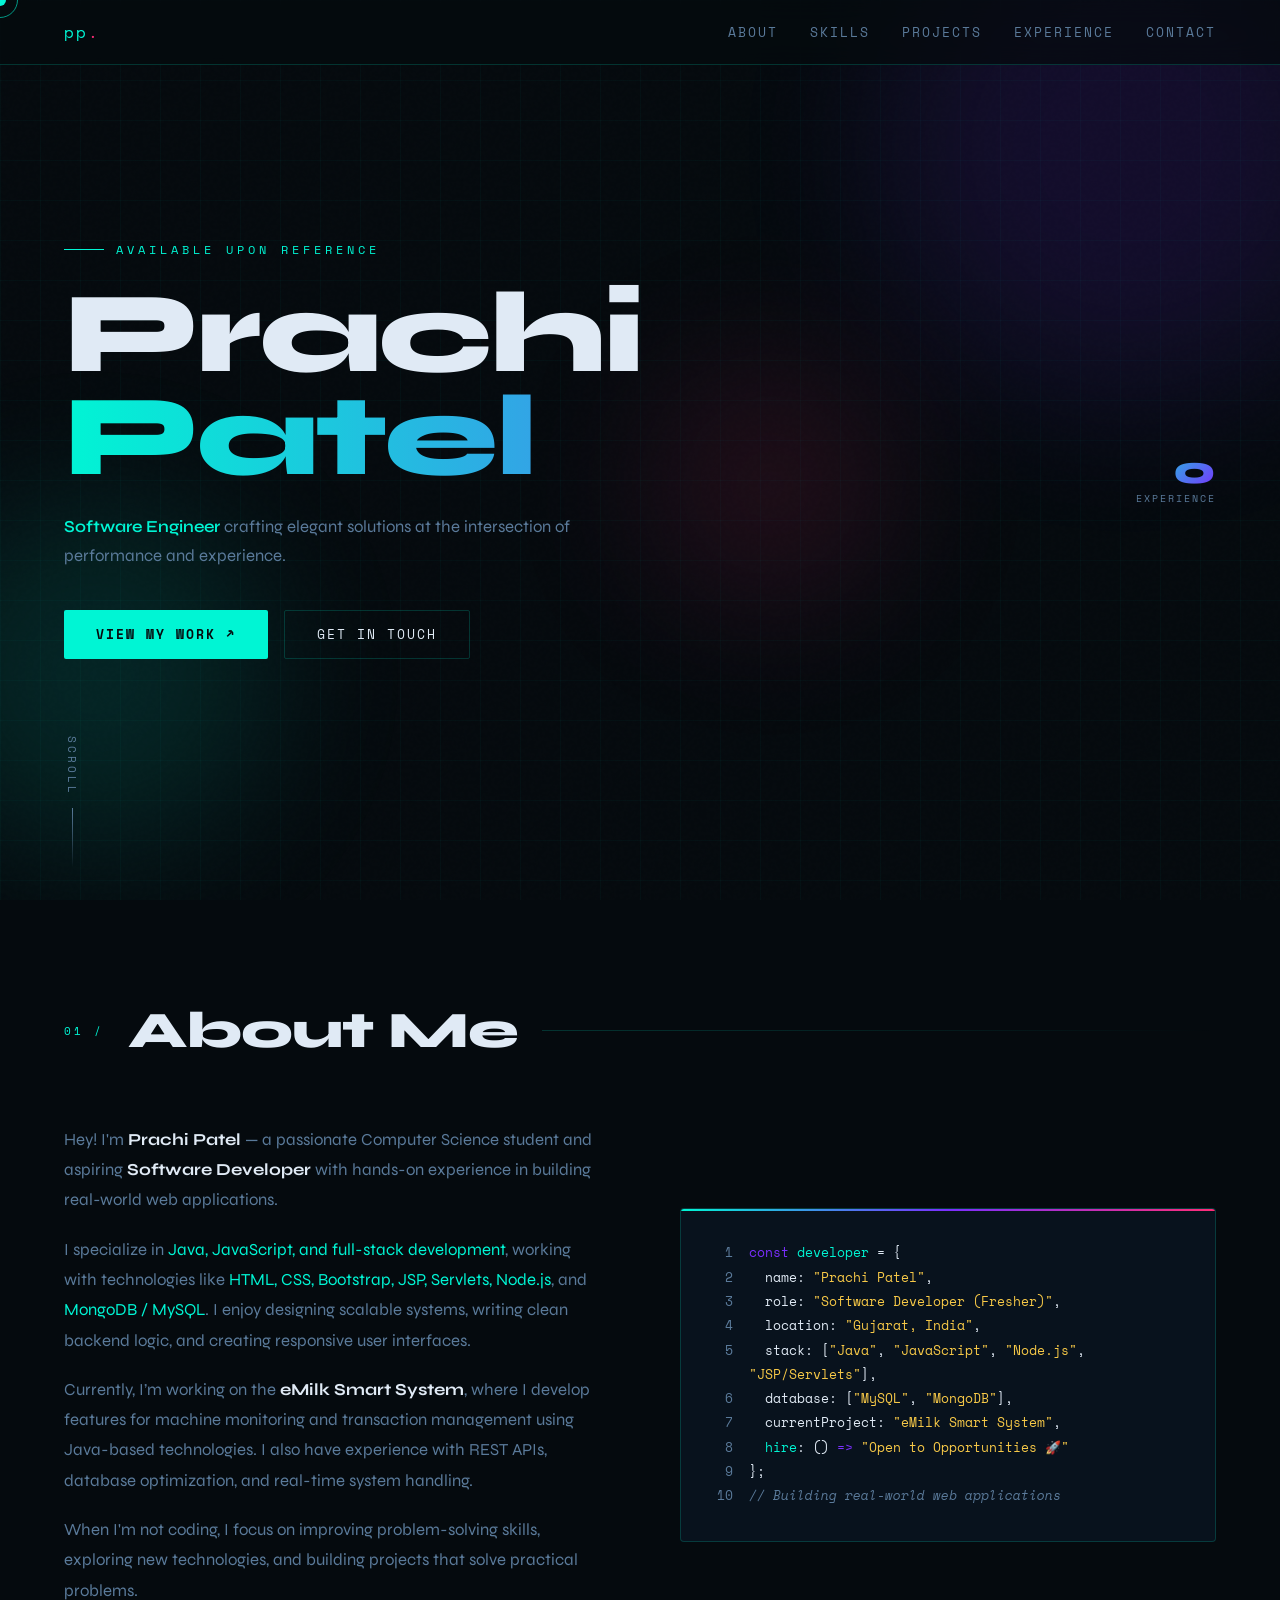
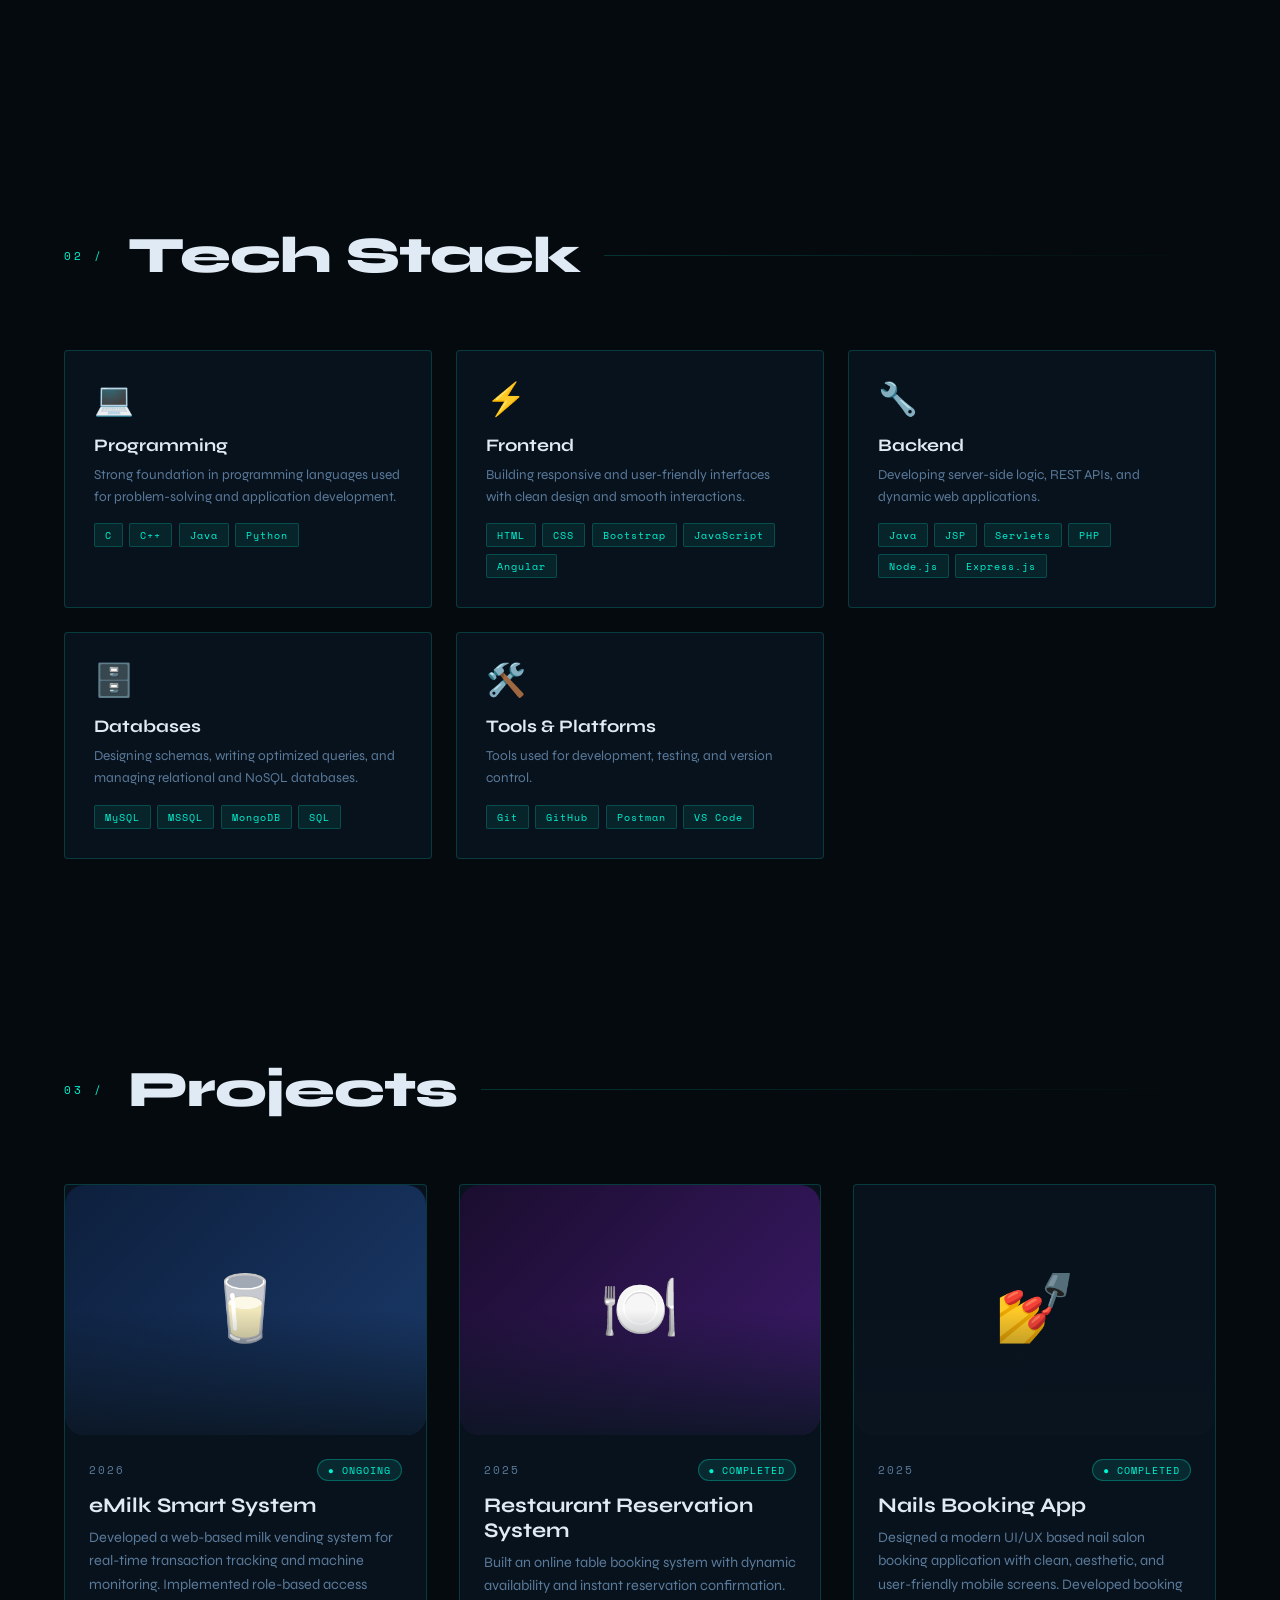
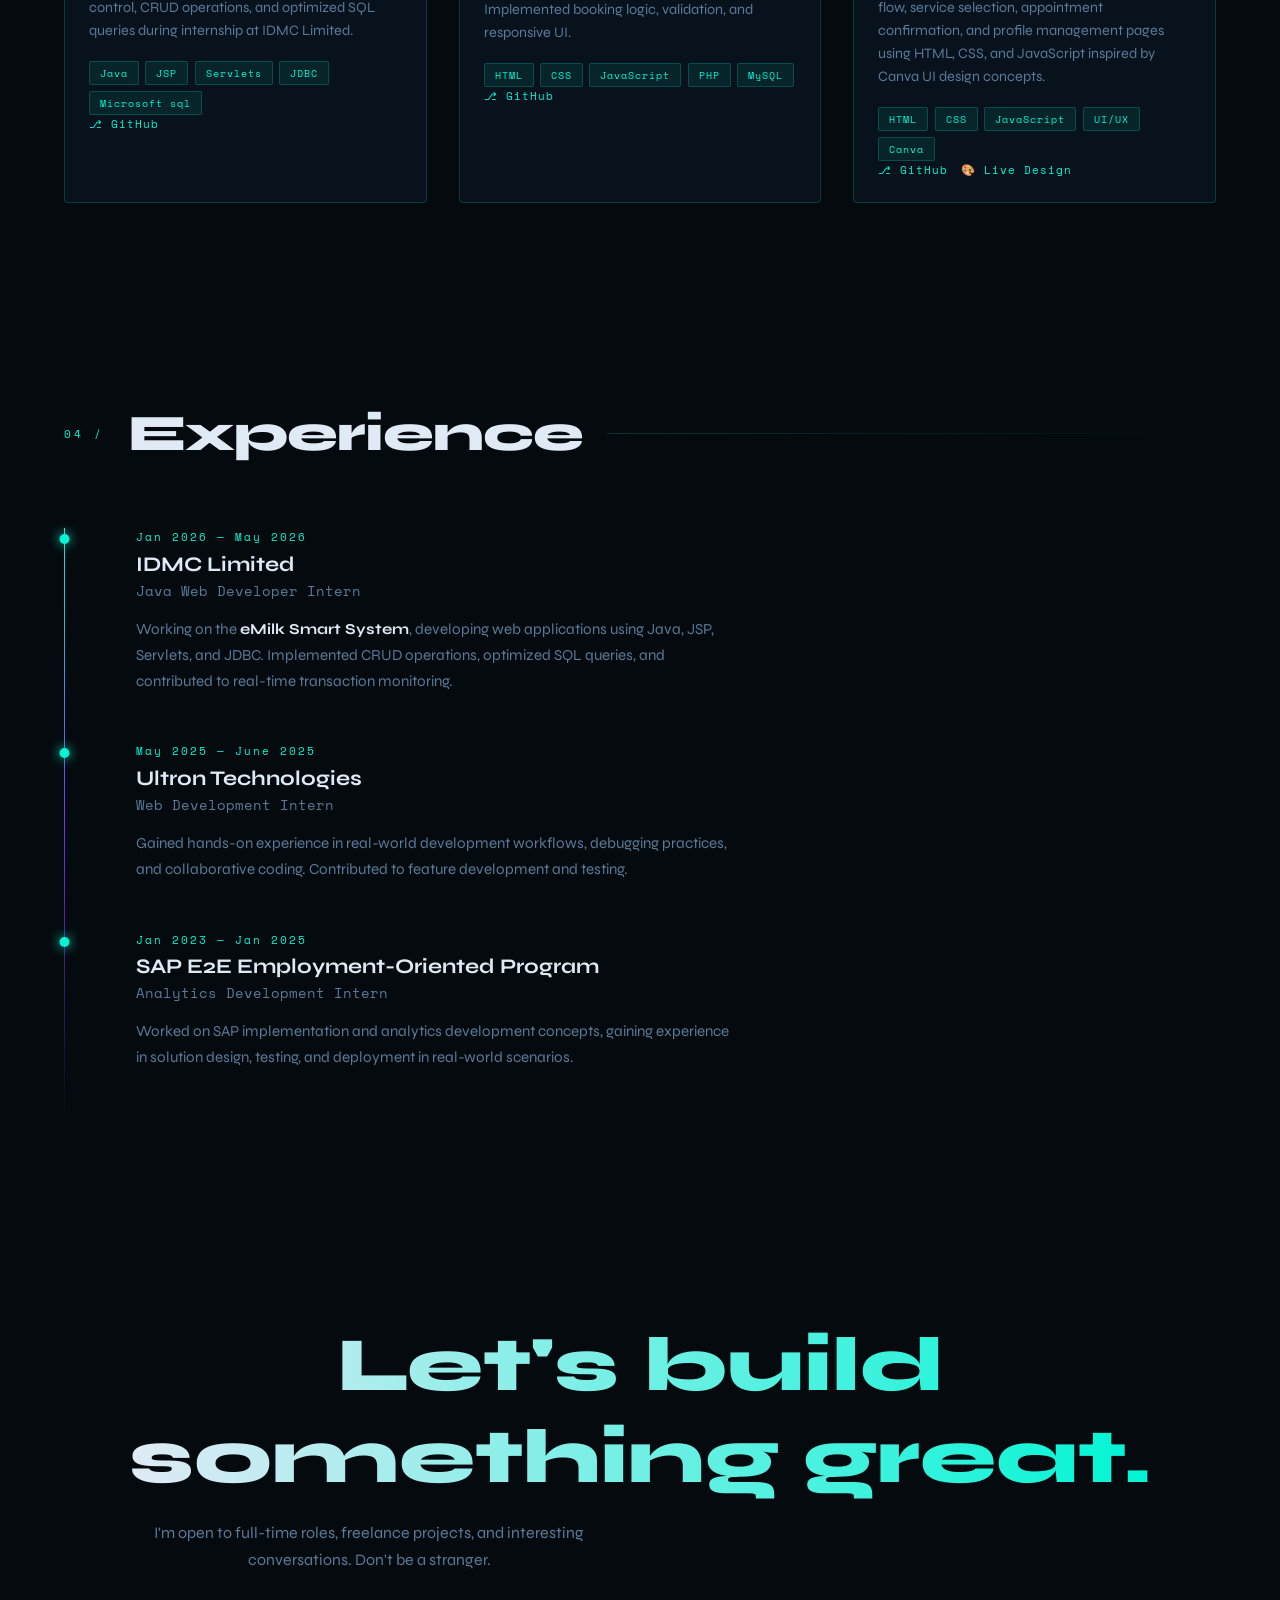
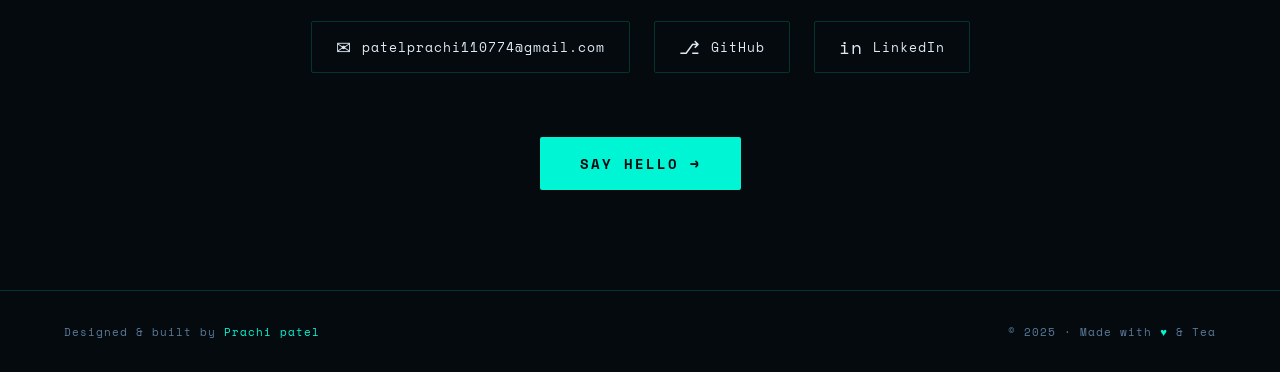
<file: index.html>
<!DOCTYPE html>
<html lang="en">
<head>
<meta charset="UTF-8">
<meta name="viewport" content="width=device-width, initial-scale=1.0">
<title>Prachi Patel — Software Engineer</title>
<link href="https://fonts.googleapis.com/css2?family=Space+Mono:ital,wght@0,400;0,700;1,400&family=Syne:wght@400;600;700;800&display=swap" rel="stylesheet">
<link href="portfolio.css" rel="stylesheet">
</head>
<body>

<div id="cursor"></div>
<div id="cursor-ring"></div>

<!-- NAV -->
<nav>
  <a class="nav-logo" href="#hero">pp<span>.</span></a>
  <ul class="nav-links">
    <li><a href="#about">About</a></li>
    <li><a href="#skills">Skills</a></li>
    <li><a href="#projects">Projects</a></li>
    <li><a href="#experience">Experience</a></li>
    <li><a href="#contact">Contact</a></li>
  </ul>
</nav>

<!-- HERO -->
<section id="hero">
  <div class="hero-bg-blob blob1"></div>
  <div class="hero-bg-blob blob2"></div>
  <div class="hero-bg-blob blob3"></div>

  <p class="hero-tag">Available upon Reference</p>
  <h1 class="hero-name">
    <span class="line1">Prachi</span>
    <span class="line2">Patel</span>
  </h1>
  <p class="hero-desc">
    <strong>Software Engineer</strong> crafting elegant solutions at the intersection of
    performance and experience.
  </p>
  <div class="hero-cta">
    <a class="btn btn-primary" href="#projects"><span>View my work ↗</span></a>
    <a class="btn btn-outline" href="#contact">Get in touch</a>
  </div>

  <div class="hero-stats">
    <div class="stat">
      <div class="stat-num">0</div>
<div class="stat-label">Experience</div>
    </div>
  </div>

  <div class="hero-scroll">Scroll</div>
</section>

<!-- ABOUT -->
<section id="about">
  <div class="section-header reveal">
    <span class="section-num">01 /</span>
    <h2 class="section-title">About Me</h2>
    <div class="section-line"></div>
  </div>
  <div class="about-grid">
    <div class="about-text reveal">
  <p>Hey! I'm <strong>Prachi Patel</strong> — a passionate Computer Science student 
  and aspiring <strong>Software Developer</strong> with hands-on experience in building 
  real-world web applications.</p>
  
  <p>I specialize in <em>Java, JavaScript, and full-stack development</em>, working 
  with technologies like <em>HTML, CSS, Bootstrap, JSP, Servlets, Node.js</em>, and 
  <em>MongoDB / MySQL</em>. I enjoy designing scalable systems, writing clean backend 
  logic, and creating responsive user interfaces.</p>
  
  <p>Currently, I’m working on the <strong>eMilk Smart System</strong>, where I develop 
  features for machine monitoring and transaction management using Java-based technologies. 
  I also have experience with REST APIs, database optimization, and real-time system handling.</p>
  
  <p>When I'm not coding, I focus on improving problem-solving skills, exploring new 
  technologies, and building projects that solve practical problems.</p>
</div>
    <div class="about-visual reveal">
  <div class="about-card">
    <div class="code-window" id="code-window">
      <div class="code-line"><span class="ln">1</span><span><span class="kw">const</span> <span class="fn">developer</span> <span class="pu">= {</span></span></div>
      <div class="code-line"><span class="ln">2</span><span>&nbsp;&nbsp;name<span class="pu">:</span> <span class="str">"Prachi Patel"</span><span class="pu">,</span></span></div>
      <div class="code-line"><span class="ln">3</span><span>&nbsp;&nbsp;role<span class="pu">:</span> <span class="str">"Software Developer (Fresher)"</span><span class="pu">,</span></span></div>
      <div class="code-line"><span class="ln">4</span><span>&nbsp;&nbsp;location<span class="pu">:</span> <span class="str">"Gujarat, India"</span><span class="pu">,</span></span></div>
      <div class="code-line"><span class="ln">5</span><span>&nbsp;&nbsp;stack<span class="pu">: [</span><span class="str">"Java"</span><span class="pu">,</span> <span class="str">"JavaScript"</span><span class="pu">,</span> <span class="str">"Node.js"</span><span class="pu">,</span> <span class="str">"JSP/Servlets"</span><span class="pu">],</span></span></div>
      <div class="code-line"><span class="ln">6</span><span>&nbsp;&nbsp;database<span class="pu">: [</span><span class="str">"MySQL"</span><span class="pu">,</span> <span class="str">"MongoDB"</span><span class="pu">],</span></span></div>
      <div class="code-line"><span class="ln">7</span><span>&nbsp;&nbsp;currentProject<span class="pu">:</span> <span class="str">"eMilk Smart System"</span><span class="pu">,</span></span></div>
      <div class="code-line"><span class="ln">8</span><span>&nbsp;&nbsp;<span class="fn">hire</span><span class="pu">:</span> () <span class="kw">=></span> <span class="str">"Open to Opportunities 🚀"</span></span></div>
      <div class="code-line"><span class="ln">9</span><span><span class="pu">};</span></span></div>
      <div class="code-line"><span class="ln">10</span><span><span class="cm">// Building real-world web applications</span></span></div>
    </div>
  </div>
</div>
  </div>
</section>

<!-- SKILLS -->
<section id="skills">
  <div class="section-header reveal">
    <span class="section-num">02 /</span>
    <h2 class="section-title">Tech Stack</h2>
    <div class="section-line"></div>
  </div>

  <div class="skills-grid">

    <!-- Programming -->
    <div class="skill-card reveal">
      <div class="skill-icon">💻</div>
      <div class="skill-name">Programming</div>
      <p style="font-size:0.85rem;color:var(--muted);line-height:1.6">
        Strong foundation in programming languages used for problem-solving and application development.
      </p>
      <div class="skill-tags">
        <span class="tag">C</span>
        <span class="tag">C++</span>
        <span class="tag">Java</span>
        <span class="tag">Python</span>
      </div>
    </div>

    <!-- Frontend -->
    <div class="skill-card reveal">
      <div class="skill-icon">⚡</div>
      <div class="skill-name">Frontend</div>
      <p style="font-size:0.85rem;color:var(--muted);line-height:1.6">
        Building responsive and user-friendly interfaces with clean design and smooth interactions.
      </p>
      <div class="skill-tags">
        <span class="tag">HTML</span>
        <span class="tag">CSS</span>
        <span class="tag">Bootstrap</span>
        <span class="tag">JavaScript</span>
        <span class="tag">Angular</span>
      </div>
    </div>

    <!-- Backend -->
    <div class="skill-card reveal">
      <div class="skill-icon">🔧</div>
      <div class="skill-name">Backend</div>
      <p style="font-size:0.85rem;color:var(--muted);line-height:1.6">
        Developing server-side logic, REST APIs, and dynamic web applications.
      </p>
      <div class="skill-tags">
        <span class="tag">Java</span>
        <span class="tag">JSP</span>
        <span class="tag">Servlets</span>
        <span class="tag">PHP</span>
        <span class="tag">Node.js</span>
        <span class="tag">Express.js</span>
      </div>
    </div>

    <!-- Databases -->
    <div class="skill-card reveal">
      <div class="skill-icon">🗄️</div>
      <div class="skill-name">Databases</div>
      <p style="font-size:0.85rem;color:var(--muted);line-height:1.6">
        Designing schemas, writing optimized queries, and managing relational and NoSQL databases.
      </p>
      <div class="skill-tags">
        <span class="tag">MySQL</span>
        <span class="tag">MSSQL</span>
        <span class="tag">MongoDB</span>
        <span class="tag">SQL</span>
      </div>
    </div>

    <!-- Tools -->
    <div class="skill-card reveal">
      <div class="skill-icon">🛠️</div>
      <div class="skill-name">Tools & Platforms</div>
      <p style="font-size:0.85rem;color:var(--muted);line-height:1.6">
        Tools used for development, testing, and version control.
      </p>
      <div class="skill-tags">
        <span class="tag">Git</span>
        <span class="tag">GitHub</span>
        <span class="tag">Postman</span>
        <span class="tag">VS Code</span>
      </div>
    </div>

  </div>
</section>

<section id="projects">
  <div class="section-header reveal">
    <span class="section-num">03 /</span>
    <h2 class="section-title">Projects</h2>
    <div class="section-line"></div>
  </div>

  <div class="projects-grid">

    <!-- eMilk Smart System -->
    <div class="project-card reveal">
      <div class="project-thumb thumb-1">🥛</div>
      <div class="project-body">
        <div class="project-meta">
          <span class="project-year">2026</span>
          <span class="project-status status-live">● Ongoing</span>
        </div>
        <h3 class="project-title">eMilk Smart System</h3>
        <p class="project-desc">
          Developed a web-based milk vending system for real-time transaction tracking 
          and machine monitoring. Implemented role-based access control, CRUD operations, 
          and optimized SQL queries during internship at IDMC Limited.
        </p>
        <div class="skill-tags">
          <span class="tag highlight">Java</span>
          <span class="tag">JSP</span>
          <span class="tag">Servlets</span>
          <span class="tag">JDBC</span>
          <span class="tag">Microsoft sql</span>
        </div>
        <div class="project-links">
          <a class="proj-link" href="#">⎇ GitHub</a>
        </div>
      </div>
    </div>

    <!-- Restaurant Reservation -->
    <div class="project-card reveal">
      <div class="project-thumb thumb-2">🍽️</div>
      <div class="project-body">
        <div class="project-meta">
          <span class="project-year">2025</span>
          <span class="project-status status-live">● Completed</span>
        </div>
        <h3 class="project-title">Restaurant Reservation System</h3>
        <p class="project-desc">
          Built an online table booking system with dynamic availability and instant 
          reservation confirmation. Implemented booking logic, validation, and responsive UI.
        </p>
        <div class="skill-tags">
          <span class="tag">HTML</span>
          <span class="tag">CSS</span>
          <span class="tag highlight">JavaScript</span>
          <span class="tag">PHP</span>
          <span class="tag">MySQL</span>
        </div>
        <div class="project-links">
          <a class="proj-link" href="https://github.com/prachi-patel1310/Tabel-Resveration-system">⎇ GitHub</a>
        </div>
      </div>
    </div>

    <!-- Nails Booking App -->
<div class="project-card reveal">
  <div class="project-thumb thumb-5">💅</div>

  <div class="project-body">
    
    <div class="project-meta">
      <span class="project-year">2025</span>
      <span class="project-status status-live">● Completed</span>
    </div>

    <h3 class="project-title">Nails Booking App</h3>

    <p class="project-desc">
      Designed a modern UI/UX based nail salon booking application with clean,
      aesthetic, and user-friendly mobile screens. Developed booking flow,
      service selection, appointment confirmation, and profile management pages
      using HTML, CSS, and JavaScript inspired by Canva UI design concepts.
    </p>

    <div class="skill-tags">
      <span class="tag">HTML</span>
      <span class="tag">CSS</span>
      <span class="tag highlight">JavaScript</span>
      <span class="tag">UI/UX</span>
      <span class="tag">Canva</span>
    </div>

    <div class="project-links">
      
      <a class="proj-link"
         href="https://github.com/prachi-patel1310/Nails-booking-app"
         target="_blank">
         ⎇ GitHub
      </a>

      <a class="proj-link"
         href="https://prachi-uiux.my.canva.site/"
         target="_blank">
         🎨 Live Design
      </a>

    </div>
  </div>
</div>

   
</section>

<section id="experience">
  <div class="section-header reveal">
    <span class="section-num">04 /</span>
    <h2 class="section-title">Experience</h2>
    <div class="section-line"></div>
  </div>

  <div class="timeline">

    <!-- IDMC -->
    <div class="timeline-item">
      <div class="timeline-dot"></div>
      <div class="tl-date">Jan 2026 — May 2026</div>
      <div class="tl-company">IDMC Limited</div>
      <div class="tl-role">Java Web Developer Intern</div>
      <p class="tl-desc">
        Working on the <strong>eMilk Smart System</strong>, developing web applications 
        using Java, JSP, Servlets, and JDBC. Implemented CRUD operations, optimized SQL queries, 
        and contributed to real-time transaction monitoring.
      </p>
    </div>

    <!-- Ultron -->
    <div class="timeline-item">
      <div class="timeline-dot"></div>
      <div class="tl-date">May 2025 — June 2025</div>
      <div class="tl-company">Ultron Technologies</div>
      <div class="tl-role">Web Development Intern</div>
      <p class="tl-desc">
        Gained hands-on experience in real-world development workflows, debugging practices, 
        and collaborative coding. Contributed to feature development and testing.
      </p>
    </div>

    <!-- SAP -->
    <div class="timeline-item">
      <div class="timeline-dot"></div>
      <div class="tl-date">Jan 2023 — Jan 2025</div>
      <div class="tl-company">SAP E2E Employment-Oriented Program</div>
      <div class="tl-role">Analytics Development Intern</div>
      <p class="tl-desc">
        Worked on SAP implementation and analytics development concepts, gaining experience 
        in solution design, testing, and deployment in real-world scenarios.
      </p>
    </div>

  </div>
</section>

<!-- CONTACT -->
<section id="contact">
  <div class="reveal">
    <h2 class="contact-title">Let's build<br>something great.</h2>
    <p class="contact-sub">I'm open to full-time roles, freelance projects, and interesting conversations. Don't be a stranger.</p>
    <div class="contact-links">
      <a class="contact-link" href="mailto:patelprachi110774@gmail.com">
        <span class="icon">✉</span> patelprachi110774@gmail.com
      </a>
      <a class="contact-link" href="https://github.com/prachi-patel1310">
        <span class="icon">⎇</span> GitHub
      </a>
      <a class="contact-link" href="https://www.linkedin.com/in/prachi-patel-72005b351/">
        <span class="icon">in</span> LinkedIn
      </a>
      
    </div>
    <a class="btn btn-primary" href="mailto:patelprachi110774@gmail.com" style="font-size:0.9rem;padding:16px 40px">
      <span>Say Hello →</span>
    </a>
  </div>
</section>

<!-- FOOTER -->
<footer>
  <div>Designed & built by <span>Prachi patel</span></div>
  <div>© 2025 · Made with <span>♥</span> & Tea</div>
</footer>

<script src="porfolio.js"></script>
</body>
</html>
</file>
<file: portfolio.css>
:root {
    --bg: #050a0e;
    --bg2: #0a1520;
    --neon: #00f5d4;
    --neon2: #7b2fff;
    --neon3: #ff2d78;
    --gold: #f7c948;
    --text: #e0eaf5;
    --muted: #5a7a9a;
    --card: rgba(10,21,32,0.85);
    --border: rgba(0,245,212,0.18);
    --glow: 0 0 24px rgba(0,245,212,0.25);
  }

  *, *::before, *::after { box-sizing: border-box; margin: 0; padding: 0; }

  html { scroll-behavior: smooth; }

  body {
    font-family: 'Syne', sans-serif;
    background: var(--bg);
    color: var(--text);
    overflow-x: hidden;
    cursor: none;
  }

  /* CUSTOM CURSOR */
  #cursor {
    position: fixed; top: 0; left: 0; z-index: 9999;
    width: 12px; height: 12px;
    background: var(--neon);
    border-radius: 50%;
    pointer-events: none;
    transform: translate(-50%,-50%);
    transition: transform 0.1s, width 0.2s, height 0.2s, background 0.2s;
    mix-blend-mode: screen;
  }
  #cursor-ring {
    position: fixed; top: 0; left: 0; z-index: 9998;
    width: 36px; height: 36px;
    border: 1.5px solid var(--neon);
    border-radius: 50%;
    pointer-events: none;
    transform: translate(-50%,-50%);
    transition: transform 0.18s ease, width 0.25s, height 0.25s, border-color 0.2s;
    opacity: 0.6;
  }
  body:has(a:hover) #cursor, body:has(button:hover) #cursor { width: 20px; height: 20px; background: var(--neon3); }
  body:has(a:hover) #cursor-ring, body:has(button:hover) #cursor-ring { width: 52px; height: 52px; border-color: var(--neon3); }

  /* BACKGROUND GRID */
  body::before {
    content: '';
    position: fixed; inset: 0; z-index: 0;
    background-image:
      linear-gradient(rgba(0,245,212,0.03) 1px, transparent 1px),
      linear-gradient(90deg, rgba(0,245,212,0.03) 1px, transparent 1px);
    background-size: 40px 40px;
    pointer-events: none;
  }

  /* NOISE OVERLAY */
  body::after {
    content: '';
    position: fixed; inset: 0; z-index: 0;
    background-image: url("data:image/svg+xml,%3Csvg viewBox='0 0 256 256' xmlns='http://www.w3.org/2000/svg'%3E%3Cfilter id='n'%3E%3CfeTurbulence type='fractalNoise' baseFrequency='0.9' numOctaves='4' stitchTiles='stitch'/%3E%3C/filter%3E%3Crect width='100%25' height='100%25' filter='url(%23n)' opacity='0.03'/%3E%3C/svg%3E");
    opacity: 0.4;
    pointer-events: none;
  }

  /* NAV */
  nav {
    position: fixed; top: 0; left: 0; right: 0; z-index: 100;
    display: flex; justify-content: space-between; align-items: center;
    padding: 20px 5%;
    backdrop-filter: blur(12px);
    background: rgba(5,10,14,0.7);
    border-bottom: 1px solid var(--border);
    animation: fadeDown 0.8s ease both;
  }
  .nav-logo {
    font-family: 'Space Mono', monospace;
    font-size: 1rem;
    color: var(--neon);
    letter-spacing: 2px;
    text-decoration: none;
  }
  .nav-logo span { color: var(--neon3); }
  .nav-links { display: flex; gap: 2rem; list-style: none; }
  .nav-links a {
    font-size: 0.8rem;
    letter-spacing: 2px;
    text-transform: uppercase;
    color: var(--muted);
    text-decoration: none;
    font-family: 'Space Mono', monospace;
    position: relative;
    transition: color 0.3s;
  }
  .nav-links a::after {
    content: ''; position: absolute; bottom: -4px; left: 0;
    width: 0; height: 1px;
    background: var(--neon);
    transition: width 0.3s;
  }
  .nav-links a:hover { color: var(--neon); }
  .nav-links a:hover::after { width: 100%; }

  /* HERO */
  #hero {
    position: relative; z-index: 1;
    min-height: 100vh;
    display: flex; flex-direction: column; justify-content: center;
    padding: 0 5%;
    overflow: hidden;
  }
  .hero-bg-blob {
    position: absolute; border-radius: 50%;
    filter: blur(80px); opacity: 0.12; pointer-events: none;
  }
  .blob1 { width: 500px; height: 500px; background: var(--neon2); top: -100px; right: -100px; animation: blobFloat 8s ease-in-out infinite; }
  .blob2 { width: 350px; height: 350px; background: var(--neon); bottom: 50px; left: -80px; animation: blobFloat 10s ease-in-out infinite reverse; }
  .blob3 { width: 250px; height: 250px; background: var(--neon3); top: 40%; right: 30%; animation: blobFloat 12s ease-in-out infinite 2s; }

  .hero-tag {
    font-family: 'Space Mono', monospace;
    font-size: 0.75rem;
    color: var(--neon);
    letter-spacing: 4px;
    text-transform: uppercase;
    margin-bottom: 1.5rem;
    opacity: 0;
    animation: fadeUp 0.8s ease 0.3s both;
    display: flex; align-items: center; gap: 12px;
  }
  .hero-tag::before {
    content: ''; display: block; width: 40px; height: 1px; background: var(--neon);
  }

  .hero-name {
    font-size: clamp(3.5rem, 9vw, 9rem);
    font-weight: 800;
    line-height: 0.9;
    letter-spacing: -3px;
    margin-bottom: 1.5rem;
    opacity: 0;
    animation: fadeUp 0.9s ease 0.5s both;
  }
  .hero-name .line1 { display: block; color: var(--text); }
  .hero-name .line2 {
    display: block;
    background: linear-gradient(90deg, var(--neon), var(--neon2));
    -webkit-background-clip: text; -webkit-text-fill-color: transparent;
    background-clip: text;
  }

  .hero-desc {
    max-width: 520px;
    font-size: 1.05rem;
    line-height: 1.7;
    color: var(--muted);
    margin-bottom: 2.5rem;
    opacity: 0;
    animation: fadeUp 1s ease 0.7s both;
  }
  .hero-desc strong { color: var(--neon); font-weight: 600; }

  .hero-cta {
    display: flex; gap: 1rem; flex-wrap: wrap;
    opacity: 0; animation: fadeUp 1s ease 0.9s both;
  }
  .btn {
    display: inline-flex; align-items: center; gap: 8px;
    padding: 14px 32px;
    font-family: 'Space Mono', monospace;
    font-size: 0.8rem;
    letter-spacing: 2px;
    text-transform: uppercase;
    text-decoration: none;
    border-radius: 2px;
    transition: all 0.3s;
    position: relative; overflow: hidden;
  }
  .btn-primary {
    background: var(--neon);
    color: var(--bg);
    border: none;
    font-weight: 700;
  }
  .btn-primary::before {
    content: ''; position: absolute; inset: 0;
    background: var(--neon2);
    transform: translateX(-100%);
    transition: transform 0.4s ease;
    z-index: 0;
  }
  .btn-primary:hover::before { transform: translateX(0); }
  .btn-primary span { position: relative; z-index: 1; }
  .btn-outline {
    border: 1px solid var(--border);
    color: var(--text);
    background: transparent;
  }
  .btn-outline:hover { border-color: var(--neon); color: var(--neon); box-shadow: var(--glow); }

  .hero-scroll {
    position: absolute; bottom: 2rem; left: 5%;
    font-family: 'Space Mono', monospace;
    font-size: 0.7rem;
    color: var(--muted);
    letter-spacing: 3px;
    text-transform: uppercase;
    writing-mode: vertical-rl;
    display: flex; align-items: center; gap: 12px;
    opacity: 0; animation: fadeIn 1s ease 1.5s both;
  }
  .hero-scroll::after {
    content: ''; display: block; width: 1px; height: 60px;
    background: linear-gradient(to bottom, var(--muted), transparent);
    animation: scrollLine 2s ease-in-out infinite;
  }

  .hero-stats {
    position: absolute; right: 5%; top: 50%; transform: translateY(-50%);
    display: flex; flex-direction: column; gap: 2rem;
    opacity: 0; animation: fadeLeft 1s ease 1.2s both;
  }
  .stat { text-align: right; }
  .stat-num {
    font-size: 2.5rem; font-weight: 800;
    background: linear-gradient(135deg, var(--neon), var(--neon2));
    -webkit-background-clip: text; -webkit-text-fill-color: transparent;
    background-clip: text;
    line-height: 1;
  }
  .stat-label {
    font-family: 'Space Mono', monospace;
    font-size: 0.65rem; letter-spacing: 2px;
    text-transform: uppercase; color: var(--muted);
  }

  /* SECTIONS */
  section { position: relative; z-index: 1; padding: 100px 5%; }

  .section-header {
    display: flex; align-items: center; gap: 1.5rem;
    margin-bottom: 4rem;
  }
  .section-num {
    font-family: 'Space Mono', monospace;
    font-size: 0.7rem; color: var(--neon);
    letter-spacing: 3px;
  }
  .section-title {
    font-size: clamp(2rem, 4vw, 3.5rem);
    font-weight: 800;
    letter-spacing: -1px;
    position: relative;
  }
  .section-line {
    flex: 1; height: 1px;
    background: linear-gradient(to right, var(--border), transparent);
  }

  /* ABOUT */
  #about .about-grid {
    display: grid;
    grid-template-columns: 1fr 1fr;
    gap: 5rem;
    align-items: center;
  }
  .about-text p {
    font-size: 1.05rem; line-height: 1.8;
    color: var(--muted); margin-bottom: 1.2rem;
  }
  .about-text p strong { color: var(--text); }
  .about-text p em { color: var(--neon); font-style: normal; }

  .about-visual {
    position: relative;
  }
  .about-card {
    background: var(--card);
    border: 1px solid var(--border);
    border-radius: 4px;
    padding: 2rem;
    position: relative;
    overflow: hidden;
  }
  .about-card::before {
    content: '';
    position: absolute; top: 0; left: 0; right: 0; height: 2px;
    background: linear-gradient(90deg, var(--neon), var(--neon2), var(--neon3));
  }
  .code-window {
    font-family: 'Space Mono', monospace;
    font-size: 0.8rem;
    line-height: 1.9;
  }
  .code-line { display: flex; gap: 1rem; }
  .ln { color: var(--muted); min-width: 20px; text-align: right; user-select: none; }
  .kw { color: var(--neon2); }
  .fn { color: var(--neon); }
  .str { color: var(--gold); }
  .cm { color: var(--muted); font-style: italic; }
  .pu { color: var(--text); }
  .typed-cursor { animation: blink 1s step-end infinite; }

  /* SKILLS */
  #skills .skills-grid {
    display: grid;
    grid-template-columns: repeat(auto-fill, minmax(280px, 1fr));
    gap: 1.5rem;
  }
  .skill-card {
    background: var(--card);
    border: 1px solid var(--border);
    border-radius: 4px;
    padding: 1.8rem;
    position: relative; overflow: hidden;
    transition: transform 0.3s, border-color 0.3s, box-shadow 0.3s;
    cursor: default;
  }
  .skill-card::before {
    content: ''; position: absolute; inset: 0;
    background: linear-gradient(135deg, rgba(0,245,212,0.04), transparent);
    opacity: 0; transition: opacity 0.3s;
  }
  .skill-card:hover { transform: translateY(-4px); border-color: var(--neon); box-shadow: var(--glow); }
  .skill-card:hover::before { opacity: 1; }
  .skill-icon { font-size: 2rem; margin-bottom: 1rem; }
  .skill-name { font-size: 1.1rem; font-weight: 700; margin-bottom: 0.5rem; }
  .skill-tags { display: flex; flex-wrap: wrap; gap: 0.4rem; margin-top: 1rem; }
  .tag {
    font-family: 'Space Mono', monospace;
    font-size: 0.65rem; letter-spacing: 1px;
    padding: 3px 10px;
    border-radius: 2px;
    background: rgba(0,245,212,0.08);
    border: 1px solid rgba(0,245,212,0.2);
    color: var(--neon);
  }

  /* PROJECTS */
  #projects .projects-grid {
    display: grid;
    grid-template-columns: repeat(auto-fill, minmax(340px, 1fr));
    gap: 2rem;
  }
  .project-card {
    background: var(--card);
    border: 1px solid var(--border);
    border-radius: 4px;
    overflow: hidden;
    position: relative;
    transition: transform 0.3s, box-shadow 0.3s;
    group: true;
  }
  .project-card:hover { transform: translateY(-6px); box-shadow: 0 20px 60px rgba(0,0,0,0.5), var(--glow); }
  .project-thumb {
    height: 180px;
    position: relative; overflow: hidden;
    display: flex; align-items: center; justify-content: center;
    font-size: 4rem;
  }
  .project-thumb::after {
    content: ''; position: absolute; inset: 0;
    background: linear-gradient(to bottom, transparent 50%, var(--card));
  }
  .project-body { padding: 1.5rem; }
  .project-meta {
    display: flex; justify-content: space-between; align-items: center;
    margin-bottom: 0.8rem;
  }
  .project-year {
    font-family: 'Space Mono', monospace; font-size: 0.7rem;
    color: var(--muted); letter-spacing: 2px;
  }
  .project-status {
    font-family: 'Space Mono', monospace; font-size: 0.6rem;
    padding: 3px 10px; border-radius: 20px;
    letter-spacing: 1px; text-transform: uppercase;
  }
  .status-live { background: rgba(0,245,212,0.1); color: var(--neon); border: 1px solid rgba(0,245,212,0.3); }
  .status-wip { background: rgba(247,201,72,0.1); color: var(--gold); border: 1px solid rgba(247,201,72,0.3); }
  .project-title { font-size: 1.3rem; font-weight: 700; margin-bottom: 0.5rem; }
  .project-desc { font-size: 0.9rem; color: var(--muted); line-height: 1.6; margin-bottom: 1.2rem; }
  .project-links { display: flex; gap: 0.8rem; }
  .proj-link {
    font-family: 'Space Mono', monospace;
    font-size: 0.7rem; letter-spacing: 1px;
    text-decoration: none; color: var(--neon);
    display: flex; align-items: center; gap: 5px;
    transition: color 0.2s;
  }
  .proj-link:hover { color: var(--neon3); }

  /* EXPERIENCE */
  #experience .timeline {
    position: relative;
    padding-left: 2rem;
  }
  .timeline::before {
    content: ''; position: absolute; left: 0; top: 0; bottom: 0;
    width: 1px;
    background: linear-gradient(to bottom, var(--neon), var(--neon2), transparent);
  }
  .timeline-item {
    position: relative;
    padding: 0 0 3rem 2.5rem;
    opacity: 0; transform: translateX(-20px);
    transition: opacity 0.6s, transform 0.6s;
  }
  .timeline-item.visible { opacity: 1; transform: translateX(0); }
  .timeline-dot {
    position: absolute; left: -2rem; top: 6px;
    width: 10px; height: 10px;
    border-radius: 50%;
    background: var(--neon);
    box-shadow: 0 0 12px var(--neon);
    transform: translateX(calc(-50% + 0.5px));
  }
  .tl-date {
    font-family: 'Space Mono', monospace;
    font-size: 0.7rem; letter-spacing: 2px;
    color: var(--neon); margin-bottom: 0.4rem;
  }
  .tl-company { font-size: 1.3rem; font-weight: 700; margin-bottom: 0.2rem; }
  .tl-role { font-size: 0.9rem; color: var(--muted); margin-bottom: 1rem; font-family: 'Space Mono', monospace; }
  .tl-desc { font-size: 0.95rem; color: var(--muted); line-height: 1.7; max-width: 600px; }
  .tl-desc strong { color: var(--text); }

  /* CONTACT */
  #contact {
    min-height: 60vh;
    display: flex; flex-direction: column; justify-content: center;
    text-align: center; align-items: center;
  }
  .contact-title {
    font-size: clamp(2.5rem, 6vw, 6rem);
    font-weight: 800;
    margin-bottom: 1rem;
    background: linear-gradient(90deg, var(--text), var(--neon));
    -webkit-background-clip: text; -webkit-text-fill-color: transparent;
    background-clip: text;
  }
  .contact-sub {
    font-size: 1rem; color: var(--muted);
    margin-bottom: 3rem; max-width: 480px; line-height: 1.7;
  }
  .contact-links {
    display: flex; gap: 1.5rem; flex-wrap: wrap;
    justify-content: center; margin-bottom: 4rem;
  }
  .contact-link {
    display: flex; align-items: center; gap: 10px;
    text-decoration: none; color: var(--text);
    font-family: 'Space Mono', monospace; font-size: 0.8rem;
    letter-spacing: 1px;
    padding: 12px 24px;
    border: 1px solid var(--border);
    border-radius: 2px;
    transition: all 0.3s;
  }
  .contact-link:hover { border-color: var(--neon); color: var(--neon); box-shadow: var(--glow); transform: translateY(-2px); }
  .contact-link .icon { font-size: 1.1rem; }

  /* FOOTER */
  footer {
    position: relative; z-index: 1;
    padding: 2rem 5%;
    border-top: 1px solid var(--border);
    display: flex; justify-content: space-between; align-items: center;
    font-family: 'Space Mono', monospace;
    font-size: 0.7rem; color: var(--muted);
    letter-spacing: 1px;
  }
  footer span { color: var(--neon); }

  /* REVEAL */
  .reveal {
    opacity: 0; transform: translateY(30px);
    transition: opacity 0.7s ease, transform 0.7s ease;
  }
  .reveal.visible { opacity: 1; transform: translateY(0); }

  /* ANIMATIONS */
  @keyframes fadeUp { from { opacity: 0; transform: translateY(30px); } to { opacity: 1; transform: translateY(0); } }
  @keyframes fadeDown { from { opacity: 0; transform: translateY(-20px); } to { opacity: 1; transform: translateY(0); } }
  @keyframes fadeLeft { from { opacity: 0; transform: translateX(40px); } to { opacity: 1; transform: translateX(0); } }
  @keyframes fadeIn { from { opacity: 0; } to { opacity: 1; } }
  @keyframes blobFloat { 0%,100% { transform: translate(0,0) scale(1); } 33% { transform: translate(30px,-30px) scale(1.05); } 66% { transform: translate(-20px,20px) scale(0.95); } }
  @keyframes scrollLine { 0%,100% { opacity: 1; transform: scaleY(1); } 50% { opacity: 0.4; transform: scaleY(0.6); } }
  @keyframes blink { 50% { opacity: 0; } }
  @keyframes pulse { 0%,100% { box-shadow: 0 0 12px var(--neon); } 50% { box-shadow: 0 0 24px var(--neon), 0 0 40px var(--neon); } }

  .timeline-dot { animation: pulse 2s ease-in-out infinite; }

  /* Project thumbs */
  .thumb-1 { background: linear-gradient(135deg, #0d1f3c, #1a3a6b); }
  .thumb-2 { background: linear-gradient(135deg, #1a0d2e, #3d1a6b); }
  .thumb-3 { background: linear-gradient(135deg, #0d2e1a, #1a6b3d); }
  .thumb-4 { background: linear-gradient(135deg, #2e1a0d, #6b3d1a); }

  @media (max-width: 768px) {
    .hero-stats { display: none; }
    #about .about-grid { grid-template-columns: 1fr; gap: 2rem; }
    nav { padding: 16px 4%; }
    .nav-links { gap: 1rem; }
    section { padding: 70px 4%; }
  }
  .project-thumb{
    width:100%;
    height:250px;
    overflow:hidden;
    border-radius:20px;
}

.project-thumb img{
    width:100%;
    height:100%;
    object-fit:cover;
    display:block;
}
</file>
